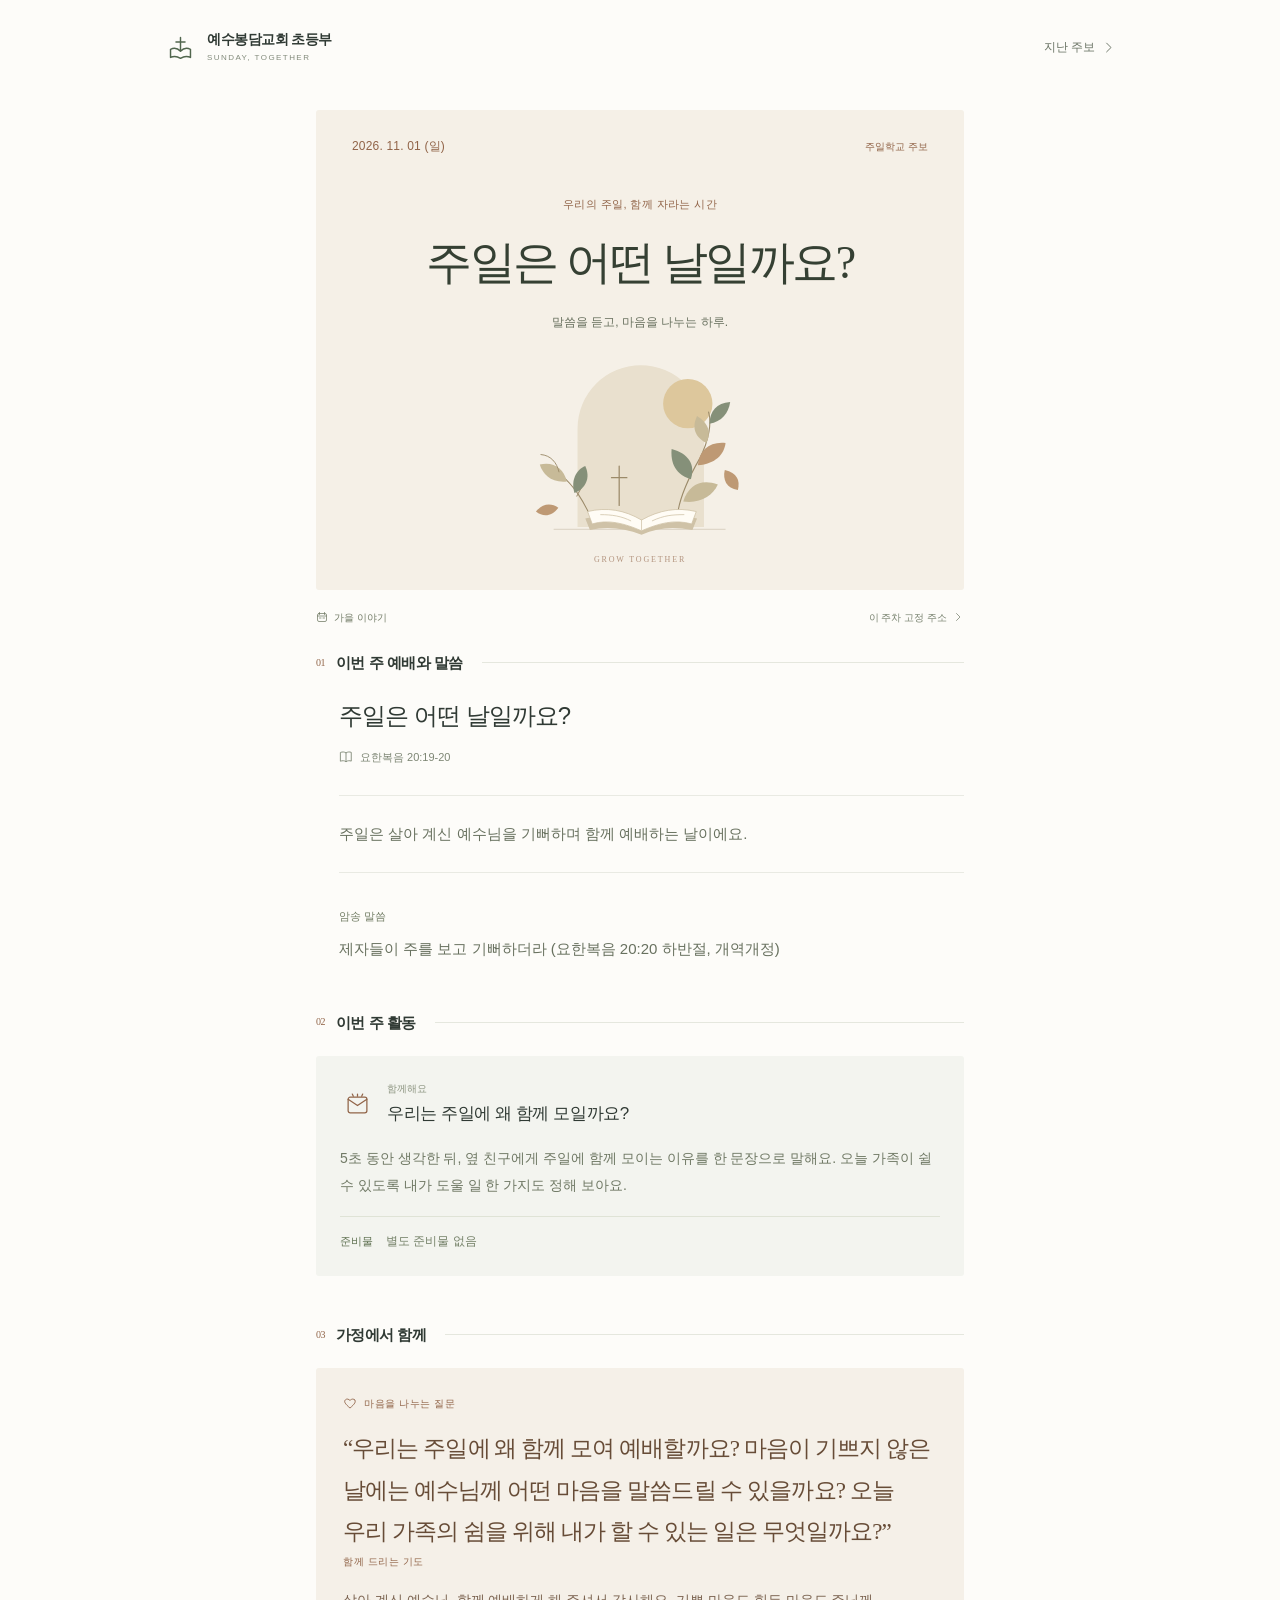
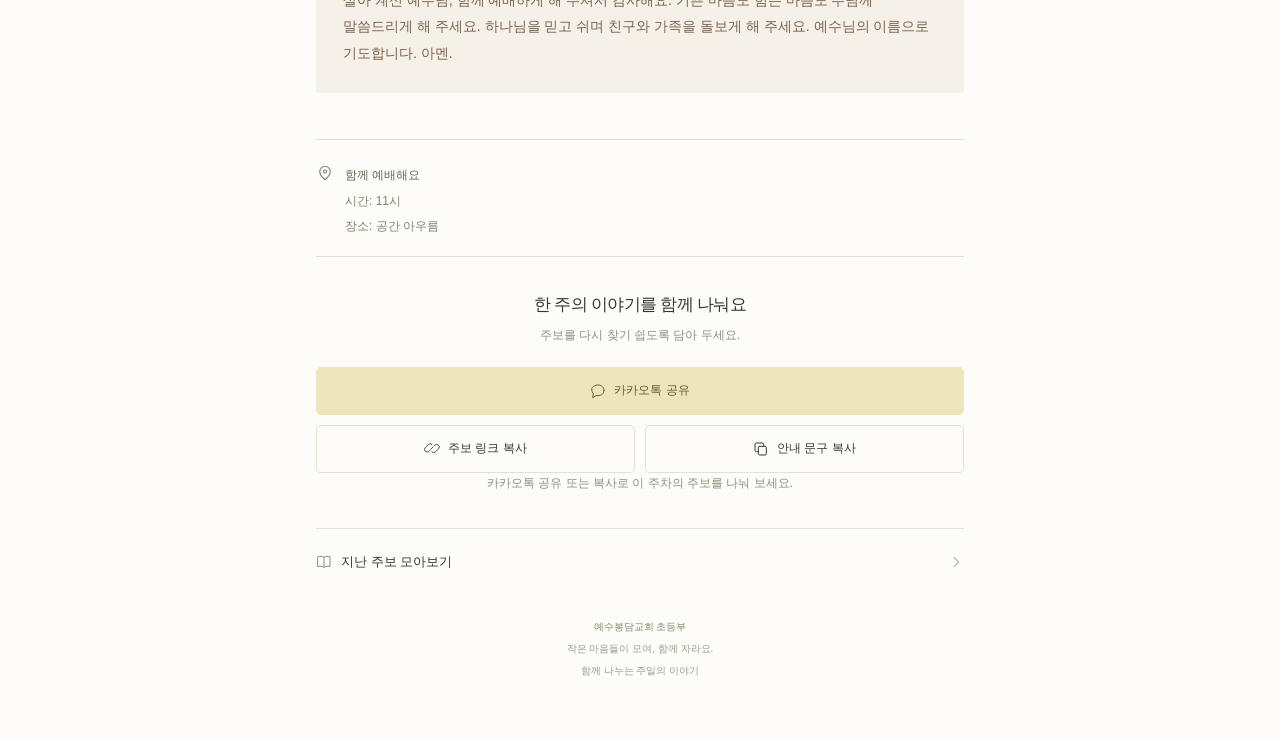
<file: index.html>
<!doctype html><html lang="ko" data-theme="autumn"><head><meta charset="utf-8"><meta name="viewport" content="width=device-width,initial-scale=1"><title>2026. 11. 01 (일) · 주일은 어떤 날일까요? | 예수봉담교회 초등부</title><meta name="description" content="주일은 어떤 날일까요?"><link rel="canonical" href="https://reformedj.github.io/sunday-school-bulletin/bulletins/2026-11-01/"><meta property="og:type" content="website"><meta property="og:title" content="2026. 11. 01 (일) · 주일은 어떤 날일까요? | 예수봉담교회 초등부"><meta property="og:description" content="주일은 어떤 날일까요?"><meta property="og:url" content="https://reformedj.github.io/sunday-school-bulletin/bulletins/2026-11-01/"><meta property="og:image" content="https://reformedj.github.io/sunday-school-bulletin/assets/f7960521e3a02d18d21c8d89af92674fe754dc39f1ef092946cbcbc6aa0cab12/cover-autumn.png"><meta property="og:image:width" content="1200"><meta property="og:image:height" content="650"><meta name="bulletin-release" content="4a9f505f-0602-49a4-94fd-d49490351864"><link rel="stylesheet" href="https://reformedj.github.io/sunday-school-bulletin/assets/f7960521e3a02d18d21c8d89af92674fe754dc39f1ef092946cbcbc6aa0cab12/styles.css"><meta name="bulletin-date" content="2026-11-01"><meta name="bulletin-version" content="1"></head><body><a class="skip-link" href="#main">본문으로 바로가기</a>

<header class="site-header">
  <a class="brand" href="https://reformedj.github.io/sunday-school-bulletin/" aria-label="예수봉담교회 초등부 공개 주보">
    <span class="brand-mark"><svg viewBox="0 0 32 32" fill="none" aria-hidden="true"><path d="M16 5v13M11 10h10M5 18c4-2 8-1 11 2 3-3 7-4 11-2v9c-4-2-8-1-11 1-3-2-7-3-11-1Z" stroke="currentColor" stroke-width="1.6" stroke-linecap="round" stroke-linejoin="round"/></svg></span>
    <span><strong>예수봉담교회 초등부</strong><small>SUNDAY, TOGETHER</small></span>
  </a>
  <a class="header-link" href="https://reformedj.github.io/sunday-school-bulletin/archive/">지난 주보 <svg class="icon" viewBox="0 0 24 24" aria-hidden="true"><path d="m9 5 7 7-7 7"/></svg></a>
  
</header>
<main class="shell" id="main">
  
  <article aria-label="2026. 11. 01 (일) 주일학교 주보">
    <section class="hero" aria-labelledby="bulletin-title">
      <div class="hero-meta"><time class="date-badge" datetime="2026-11-01">2026. 11. 01 (일)</time><span>주일학교 주보</span></div>
      <div class="hero-copy"><p class="hero-kicker">우리의 주일, 함께 자라는 시간</p><h1 id="bulletin-title">주일은 어떤 날일까요?</h1><p class="hero-sub">말씀을 듣고, 마음을 나누는 하루.</p></div>
      <div class="hero-art"><svg class="cover-art" viewBox="0 0 480 260" fill="none" xmlns="http://www.w3.org/2000/svg" aria-hidden="true">
  <path d="M159 227V99a82 82 0 0 1 164 0v128" fill="var(--arch)"/>
  <circle cx="302" cy="67" r="32" fill="var(--sun)"/>
  <path d="M128 230H351" stroke="var(--branch)" stroke-width="1" opacity=".4"/>
  <path d="M288 224C287 201 298 172 317 139C330 114 333 91 329 78" stroke="var(--branch)" stroke-width="1.4" stroke-linecap="round"/>
  <path d="M306 165C282 158 280 139 281 126C303 132 312 146 306 165Z" fill="var(--leaf-3)"/>
  <path d="M315 147C338 145 349 133 351 118C330 116 317 127 315 147Z" fill="var(--leaf-1)"/>
  <path d="M326 118C309 109 308 96 314 83C329 92 333 105 326 118Z" fill="var(--leaf-2)"/>
  <path d="M330 93C346 91 355 79 357 65C339 66 331 77 330 93Z" fill="var(--leaf-3)"/>
  <path d="M296 194C318 197 334 187 341 172C319 164 303 173 296 194Z" fill="var(--leaf-2)"/>
  <path d="M178 218C166 192 155 174 137 159M158 187L167 170" stroke="var(--branch)" stroke-width="1.3" stroke-linecap="round"/>
  <path d="M145 168C125 170 114 159 110 146C128 142 141 151 145 168Z" fill="var(--leaf-2)"/>
  <path d="M155 183C150 167 157 153 169 148C176 163 170 177 155 183Z" fill="var(--leaf-3)"/>
  <path d="M135 156C132 143 124 134 111 133" stroke="var(--branch)" stroke-width="1.2"/>
  <path d="M169 216C192 211 217 212 242 224C266 212 291 211 314 216L308 231C282 226 263 228 242 237C219 228 196 226 175 231Z" fill="var(--book-edge)"/>
  <path d="M172 207C197 201 220 205 242 218C265 205 288 201 313 207L307 223C284 217 265 222 242 232C219 222 199 217 178 223Z" fill="#fffcf5" stroke="var(--book-edge)" stroke-width="1"/>
  <path d="M242 218V231M189 211C204 211 216 213 228 219M256 219C271 212 282 211 297 211" stroke="var(--book-edge)" stroke-width="1" stroke-linecap="round"/>
  <path d="M213 199V148M203 163H223" stroke="var(--branch)" stroke-width="1.6" stroke-linecap="round"/>
  <g class="art-autumn"><path d="M367 179C352 177 347 165 350 153C366 157 370 166 367 179Z" fill="var(--leaf-1)"/><path d="M105 207C114 196 125 196 134 202C126 213 115 215 105 207Z" fill="var(--leaf-1)"/></g>
  <g class="art-spring" fill="var(--leaf-1)"><circle cx="120" cy="117" r="5"/><circle cx="127" cy="124" r="5"/><circle cx="114" cy="124" r="5"/><circle cx="120" cy="131" r="5"/><circle cx="361" cy="189" r="5"/><circle cx="368" cy="196" r="5"/><circle cx="354" cy="196" r="5"/><circle cx="361" cy="203" r="5"/></g>
  <g class="art-summer" stroke="var(--branch)" stroke-width="1.4" stroke-linecap="round"><path d="M105 109q7-8 14 0q7-8 14 0M351 174q6-7 12 0q6-7 12 0"/></g>
  <g class="art-winter" stroke="var(--leaf-1)" stroke-width="1.4" stroke-linecap="round"><path d="M118 107v24M106 119h24M110 111l16 16M110 127l16-16M365 180v22M354 191h22M357 183l16 16M357 199l16-16"/></g>
</svg>
<span class="art-caption" aria-hidden="true">GROW TOGETHER</span></div>
    </section>
    <div class="issue-nav"><span><svg class="icon" viewBox="0 0 24 24" aria-hidden="true"><rect x="3" y="5" width="18" height="16" rx="3"/><path d="M7 3v4M17 3v4M3 10h18M7 14h3M14 14h3"/></svg><span data-season-label>가을 이야기</span></span><a href="https://reformedj.github.io/sunday-school-bulletin/bulletins/2026-11-01/" aria-label="2026-11-01 주차 고정 주소">이 주차 고정 주소 <svg class="icon" viewBox="0 0 24 24" aria-hidden="true"><path d="m9 5 7 7-7 7"/></svg></a></div>
    
    <section class="section" aria-labelledby="section-1">
      <h2 class="section-title" id="section-1"><span class="section-number" aria-hidden="true">01</span>이번 주 예배와 말씀</h2>
      <div class="card word-card"><h3 class="word-title">주일은 어떤 날일까요?</h3><span class="scripture"><svg class="icon" viewBox="0 0 24 24" aria-hidden="true"><path d="M12 5v15M3 4c3-1 6-1 9 1 3-2 6-2 9-1v15c-3-1-6-1-9 1-3-2-6-2-9-1Z"/></svg>요한복음 20:19-20</span><div class="divider"></div><p class="message">주일은 살아 계신 예수님을 기뻐하며 함께 예배하는 날이에요.</p>
        <div class="divider"></div><p class="field-label">암송 말씀</p><p class="message" data-optional="memory">제자들이 주를 보고 기뻐하더라 (요한복음 20:20 하반절, 개역개정)</p>
        
      </div>
    </section>
    
    <section class="section" aria-labelledby="section-2">
      <h2 class="section-title" id="section-2"><span class="section-number" aria-hidden="true">02</span>이번 주 활동</h2>
      <div class="card activity-card"><div class="activity-heading"><span class="activity-art"><svg class="icon" viewBox="0 0 24 24" aria-hidden="true"><rect x="3" y="5" width="18" height="15" rx="2"/><path d="m3 7 9 6 9-6M12 2v2M7 2l1 2M17 2l-1 2"/></svg></span><div><small>함께해요</small><h3>우리는 주일에 왜 함께 모일까요?</h3></div></div><p class="body-copy">5초 동안 생각한 뒤, 옆 친구에게 주일에 함께 모이는 이유를 한 문장으로 말해요. 오늘 가족이 쉴 수 있도록 내가 도울 일 한 가지도 정해 보아요.</p><div class="materials" data-optional="materials"><strong>준비물</strong><span>별도 준비물 없음</span></div></div>
    </section>
    
    
    
    <section class="section" aria-labelledby="section-3"><h2 class="section-title" id="section-3"><span class="section-number" aria-hidden="true">03</span>가정에서 함께</h2>
      <div class="card family-card"><p class="eyebrow"><svg class="icon" viewBox="0 0 24 24" aria-hidden="true"><path d="M20 5c-3-3-6-1-8 1-2-2-5-4-8-1-3 3 0 7 8 14 8-7 11-11 8-14Z"/></svg>마음을 나누는 질문</p><p class="family-question">“우리는 주일에 왜 함께 모여 예배할까요? 마음이 기쁘지 않은 날에는 예수님께 어떤 마음을 말씀드릴 수 있을까요? 오늘 우리 가족의 쉼을 위해 내가 할 수 있는 일은 무엇일까요?”</p><p class="eyebrow">함께 드리는 기도</p><p class="body-copy" data-optional="prayer">살아 계신 예수님, 함께 예배하게 해 주셔서 감사해요. 기쁜 마음도 힘든 마음도 주님께 말씀드리게 해 주세요. 하나님을 믿고 쉬며 친구와 가족을 돌보게 해 주세요. 예수님의 이름으로 기도합니다. 아멘.</p></div>
    </section>
    
    <aside class="info-card"><svg class="icon" viewBox="0 0 24 24" aria-hidden="true"><path d="M19 10c0 5-7 11-7 11S5 15 5 10a7 7 0 1 1 14 0Z"/><circle cx="12" cy="10" r="2"/></svg><div><strong>함께 예배해요</strong><p>시간: 11시</p><p>장소: 공간 아우름</p></div></aside>
  </article>
  <section class="share-section"  aria-labelledby="share-title">
    <h2 id="share-title">한 주의 이야기를 함께 나눠요</h2><p>주보를 다시 찾기 쉽도록 담아 두세요.</p>
    <button class="button kakao" id="kakao-preview" type="button" ><svg class="icon" viewBox="0 0 24 24" aria-hidden="true"><path d="M21 11c0 5-4 8-9 8H9l-5 3 1-6C-1 8 5 3 12 3c5 0 9 3 9 8Z"/></svg>카카오톡 공유 </button>
    <div class="button-row"><button class="button" id="copy-link" type="button" ><svg class="icon" viewBox="0 0 24 24" aria-hidden="true"><path d="m10 14 4-4M8 16l-1 1a4 4 0 0 1-6-6l5-5a4 4 0 0 1 6 0M16 8l1-1a4 4 0 0 1 6 6l-5 5a4 4 0 0 1-6 0" transform="translate(1 0) scale(.9)"/></svg>주보 링크 복사</button><button class="button" id="copy-message" type="button" ><svg class="icon" viewBox="0 0 24 24" aria-hidden="true"><rect x="8" y="8" width="12" height="13" rx="2"/><path d="M16 8V5a2 2 0 0 0-2-2H5a2 2 0 0 0-2 2v9a2 2 0 0 0 2 2h3"/></svg>안내 문구 복사</button></div>
    
    <p id="share-status" class="share-help" role="status">카카오톡 공유 또는 복사로 이 주차의 주보를 나눠 보세요.</p><noscript><p class="share-help">공유 버튼은 JavaScript가 필요합니다. <a href="https://reformedj.github.io/sunday-school-bulletin/bulletins/2026-11-01/">이 주차 주소</a>를 직접 복사할 수 있습니다.</p></noscript>
  </section>
  <a class="archive-link" href="https://reformedj.github.io/sunday-school-bulletin/archive/"><span><svg class="icon" viewBox="0 0 24 24" aria-hidden="true"><path d="M12 5v15M3 4c3-1 6-1 9 1 3-2 6-2 9-1v15c-3-1-6-1-9 1-3-2-6-2-9-1Z"/></svg>지난 주보 모아보기</span><svg class="icon" viewBox="0 0 24 24" aria-hidden="true"><path d="m9 5 7 7-7 7"/></svg></a>
  <footer class="page-footer"><p><strong>예수봉담교회 초등부</strong></p><p>작은 마음들이 모여, 함께 자라요.</p><p>함께 나누는 주일의 이야기</p></footer>
</main>

<div class="toast" id="toast" role="status" aria-live="polite"></div>
<dialog id="share-dialog" aria-labelledby="dialog-title" aria-describedby="dialog-description"><h2 id="dialog-title">주보 나누기 안내</h2><p id="dialog-description"></p><label id="manual-label" for="manual-copy" hidden>직접 복사할 내용</label><textarea id="manual-copy" readonly hidden></textarea><button class="button" type="button" id="close-dialog">확인</button></dialog>

<script id="bulletin-share-data" type="application/json">{"date":"2026-11-01","church":"예수봉담교회","department":"초등부","title":"주일은 어떤 날일까요?","scripture":"요한복음 20:19-20","notice":"","url":"https://reformedj.github.io/sunday-school-bulletin/bulletins/2026-11-01/","image":"https://reformedj.github.io/sunday-school-bulletin/assets/f7960521e3a02d18d21c8d89af92674fe754dc39f1ef092946cbcbc6aa0cab12/cover-autumn.png","kakaoKey":"cefd267b82170fd2a69790f8c1f6c02f","kakaoTemplateId":137891,"sdk":{"version":"2.8.3","src":"https://t1.kakaocdn.net/kakao_js_sdk/2.8.3/kakao.min.js","integrity":"sha384-oroumrnFVE0xtgqyDZJARgERibXg2C28380uaUZz2kHDS5CR7tu20eGiOU6GkTpy","checked_on":"2026-10-05","source":"https://developers.kakao.com/docs/ko/javascript/download"}}</script><script src="https://reformedj.github.io/sunday-school-bulletin/assets/f7960521e3a02d18d21c8d89af92674fe754dc39f1ef092946cbcbc6aa0cab12/share.js" defer></script></body></html>
</file>
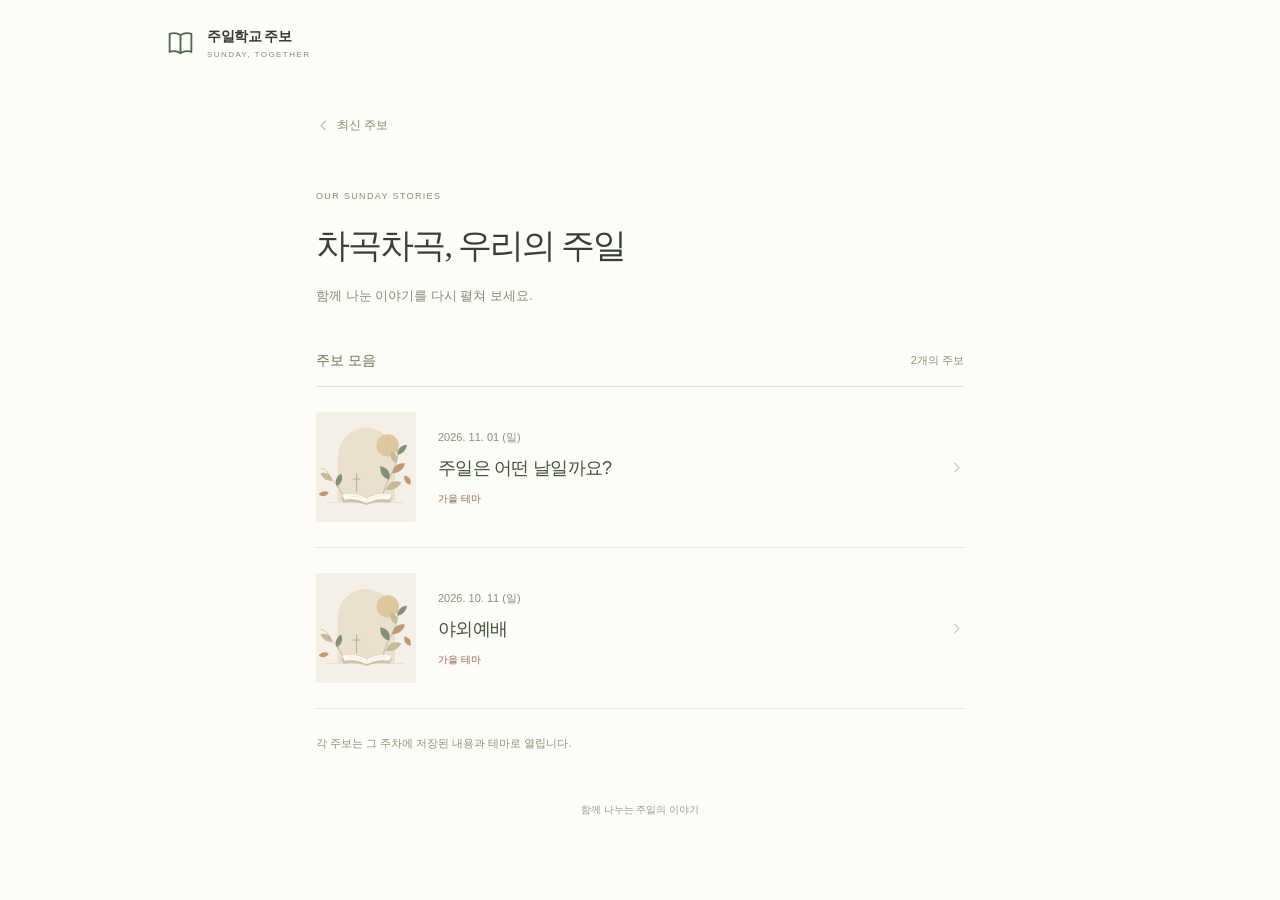
<file: archive/index.html>
<!doctype html><html lang="ko" data-theme="default"><head><meta charset="utf-8"><meta name="viewport" content="width=device-width,initial-scale=1"><title>지난 주보</title><meta name="description" content="공개된 주일학교 주보 모음"><link rel="canonical" href="https://reformedj.github.io/sunday-school-bulletin/archive/"><meta property="og:type" content="website"><meta property="og:title" content="지난 주보"><meta property="og:description" content="공개된 주일학교 주보 모음"><meta property="og:url" content="https://reformedj.github.io/sunday-school-bulletin/archive/"><meta name="bulletin-release" content="4a9f505f-0602-49a4-94fd-d49490351864"><link rel="stylesheet" href="https://reformedj.github.io/sunday-school-bulletin/assets/f7960521e3a02d18d21c8d89af92674fe754dc39f1ef092946cbcbc6aa0cab12/styles.css"></head><body><a class="skip-link" href="#main">본문으로 바로가기</a><header class="site-header"><a class="brand" href="https://reformedj.github.io/sunday-school-bulletin/"><span class="brand-mark"><svg class="icon" viewBox="0 0 24 24" fill="none" stroke="currentColor" stroke-width="1.5" stroke-linecap="round" stroke-linejoin="round" aria-hidden="true"><path d="M12 5v15M3 4c3-1 6-1 9 1 3-2 6-2 9-1v15c-3-1-6-1-9 1-3-2-6-2-9-1Z"/></svg></span><span><strong>주일학교 주보</strong><small>SUNDAY, TOGETHER</small></span></a></header><main class="shell" id="main"><a class="back-link" href="https://reformedj.github.io/sunday-school-bulletin/"><svg class="icon" viewBox="0 0 24 24" fill="none" stroke="currentColor" stroke-width="1.5" stroke-linecap="round" stroke-linejoin="round" aria-hidden="true"><path d="m15 5-7 7 7 7"/></svg>최신 주보</a><div class="archive-intro"><p class="eyebrow">OUR SUNDAY STORIES</p><h1>차곡차곡, 우리의 주일</h1><p>함께 나눈 이야기를 다시 펼쳐 보세요.</p></div><div class="archive-year"><strong>주보 모음</strong><span>2개의 주보</span></div><div class="archive-grid"><a class="archive-entry" data-theme="autumn" href="https://reformedj.github.io/sunday-school-bulletin/bulletins/2026-11-01/" aria-label="2026. 11. 01 (일) 주일은 어떤 날일까요?"><div class="archive-thumb"><svg class="cover-art" viewBox="0 0 480 260" fill="none" xmlns="http://www.w3.org/2000/svg" aria-hidden="true">
  <path d="M159 227V99a82 82 0 0 1 164 0v128" fill="var(--arch)"/>
  <circle cx="302" cy="67" r="32" fill="var(--sun)"/>
  <path d="M128 230H351" stroke="var(--branch)" stroke-width="1" opacity=".4"/>
  <path d="M288 224C287 201 298 172 317 139C330 114 333 91 329 78" stroke="var(--branch)" stroke-width="1.4" stroke-linecap="round"/>
  <path d="M306 165C282 158 280 139 281 126C303 132 312 146 306 165Z" fill="var(--leaf-3)"/>
  <path d="M315 147C338 145 349 133 351 118C330 116 317 127 315 147Z" fill="var(--leaf-1)"/>
  <path d="M326 118C309 109 308 96 314 83C329 92 333 105 326 118Z" fill="var(--leaf-2)"/>
  <path d="M330 93C346 91 355 79 357 65C339 66 331 77 330 93Z" fill="var(--leaf-3)"/>
  <path d="M296 194C318 197 334 187 341 172C319 164 303 173 296 194Z" fill="var(--leaf-2)"/>
  <path d="M178 218C166 192 155 174 137 159M158 187L167 170" stroke="var(--branch)" stroke-width="1.3" stroke-linecap="round"/>
  <path d="M145 168C125 170 114 159 110 146C128 142 141 151 145 168Z" fill="var(--leaf-2)"/>
  <path d="M155 183C150 167 157 153 169 148C176 163 170 177 155 183Z" fill="var(--leaf-3)"/>
  <path d="M135 156C132 143 124 134 111 133" stroke="var(--branch)" stroke-width="1.2"/>
  <path d="M169 216C192 211 217 212 242 224C266 212 291 211 314 216L308 231C282 226 263 228 242 237C219 228 196 226 175 231Z" fill="var(--book-edge)"/>
  <path d="M172 207C197 201 220 205 242 218C265 205 288 201 313 207L307 223C284 217 265 222 242 232C219 222 199 217 178 223Z" fill="#fffcf5" stroke="var(--book-edge)" stroke-width="1"/>
  <path d="M242 218V231M189 211C204 211 216 213 228 219M256 219C271 212 282 211 297 211" stroke="var(--book-edge)" stroke-width="1" stroke-linecap="round"/>
  <path d="M213 199V148M203 163H223" stroke="var(--branch)" stroke-width="1.6" stroke-linecap="round"/>
  <g class="art-autumn"><path d="M367 179C352 177 347 165 350 153C366 157 370 166 367 179Z" fill="var(--leaf-1)"/><path d="M105 207C114 196 125 196 134 202C126 213 115 215 105 207Z" fill="var(--leaf-1)"/></g>
  <g class="art-spring" fill="var(--leaf-1)"><circle cx="120" cy="117" r="5"/><circle cx="127" cy="124" r="5"/><circle cx="114" cy="124" r="5"/><circle cx="120" cy="131" r="5"/><circle cx="361" cy="189" r="5"/><circle cx="368" cy="196" r="5"/><circle cx="354" cy="196" r="5"/><circle cx="361" cy="203" r="5"/></g>
  <g class="art-summer" stroke="var(--branch)" stroke-width="1.4" stroke-linecap="round"><path d="M105 109q7-8 14 0q7-8 14 0M351 174q6-7 12 0q6-7 12 0"/></g>
  <g class="art-winter" stroke="var(--leaf-1)" stroke-width="1.4" stroke-linecap="round"><path d="M118 107v24M106 119h24M110 111l16 16M110 127l16-16M365 180v22M354 191h22M357 183l16 16M357 199l16-16"/></g>
</svg>
</div><div class="entry-copy"><div class="entry-date">2026. 11. 01 (일)</div><h2 class="entry-title">주일은 어떤 날일까요?</h2><div class="entry-tags"><span class="tag">가을 테마</span></div></div><svg class="icon" viewBox="0 0 24 24" fill="none" stroke="currentColor" stroke-width="1.5" stroke-linecap="round" stroke-linejoin="round" aria-hidden="true"><path d="m9 5 7 7-7 7"/></svg></a><a class="archive-entry" data-theme="autumn" href="https://reformedj.github.io/sunday-school-bulletin/bulletins/2026-10-11/" aria-label="2026. 10. 11 (일) 야외예배"><div class="archive-thumb"><svg class="cover-art" viewBox="0 0 480 260" fill="none" xmlns="http://www.w3.org/2000/svg" aria-hidden="true">
  <path d="M159 227V99a82 82 0 0 1 164 0v128" fill="var(--arch)"/>
  <circle cx="302" cy="67" r="32" fill="var(--sun)"/>
  <path d="M128 230H351" stroke="var(--branch)" stroke-width="1" opacity=".4"/>
  <path d="M288 224C287 201 298 172 317 139C330 114 333 91 329 78" stroke="var(--branch)" stroke-width="1.4" stroke-linecap="round"/>
  <path d="M306 165C282 158 280 139 281 126C303 132 312 146 306 165Z" fill="var(--leaf-3)"/>
  <path d="M315 147C338 145 349 133 351 118C330 116 317 127 315 147Z" fill="var(--leaf-1)"/>
  <path d="M326 118C309 109 308 96 314 83C329 92 333 105 326 118Z" fill="var(--leaf-2)"/>
  <path d="M330 93C346 91 355 79 357 65C339 66 331 77 330 93Z" fill="var(--leaf-3)"/>
  <path d="M296 194C318 197 334 187 341 172C319 164 303 173 296 194Z" fill="var(--leaf-2)"/>
  <path d="M178 218C166 192 155 174 137 159M158 187L167 170" stroke="var(--branch)" stroke-width="1.3" stroke-linecap="round"/>
  <path d="M145 168C125 170 114 159 110 146C128 142 141 151 145 168Z" fill="var(--leaf-2)"/>
  <path d="M155 183C150 167 157 153 169 148C176 163 170 177 155 183Z" fill="var(--leaf-3)"/>
  <path d="M135 156C132 143 124 134 111 133" stroke="var(--branch)" stroke-width="1.2"/>
  <path d="M169 216C192 211 217 212 242 224C266 212 291 211 314 216L308 231C282 226 263 228 242 237C219 228 196 226 175 231Z" fill="var(--book-edge)"/>
  <path d="M172 207C197 201 220 205 242 218C265 205 288 201 313 207L307 223C284 217 265 222 242 232C219 222 199 217 178 223Z" fill="#fffcf5" stroke="var(--book-edge)" stroke-width="1"/>
  <path d="M242 218V231M189 211C204 211 216 213 228 219M256 219C271 212 282 211 297 211" stroke="var(--book-edge)" stroke-width="1" stroke-linecap="round"/>
  <path d="M213 199V148M203 163H223" stroke="var(--branch)" stroke-width="1.6" stroke-linecap="round"/>
  <g class="art-autumn"><path d="M367 179C352 177 347 165 350 153C366 157 370 166 367 179Z" fill="var(--leaf-1)"/><path d="M105 207C114 196 125 196 134 202C126 213 115 215 105 207Z" fill="var(--leaf-1)"/></g>
  <g class="art-spring" fill="var(--leaf-1)"><circle cx="120" cy="117" r="5"/><circle cx="127" cy="124" r="5"/><circle cx="114" cy="124" r="5"/><circle cx="120" cy="131" r="5"/><circle cx="361" cy="189" r="5"/><circle cx="368" cy="196" r="5"/><circle cx="354" cy="196" r="5"/><circle cx="361" cy="203" r="5"/></g>
  <g class="art-summer" stroke="var(--branch)" stroke-width="1.4" stroke-linecap="round"><path d="M105 109q7-8 14 0q7-8 14 0M351 174q6-7 12 0q6-7 12 0"/></g>
  <g class="art-winter" stroke="var(--leaf-1)" stroke-width="1.4" stroke-linecap="round"><path d="M118 107v24M106 119h24M110 111l16 16M110 127l16-16M365 180v22M354 191h22M357 183l16 16M357 199l16-16"/></g>
</svg>
</div><div class="entry-copy"><div class="entry-date">2026. 10. 11 (일)</div><h2 class="entry-title">야외예배</h2><div class="entry-tags"><span class="tag">가을 테마</span></div></div><svg class="icon" viewBox="0 0 24 24" fill="none" stroke="currentColor" stroke-width="1.5" stroke-linecap="round" stroke-linejoin="round" aria-hidden="true"><path d="m9 5 7 7-7 7"/></svg></a></div><p class="archive-notice">각 주보는 그 주차에 저장된 내용과 테마로 열립니다.</p><footer class="page-footer"><p>함께 나누는 주일의 이야기</p></footer></main></body></html>
</file>
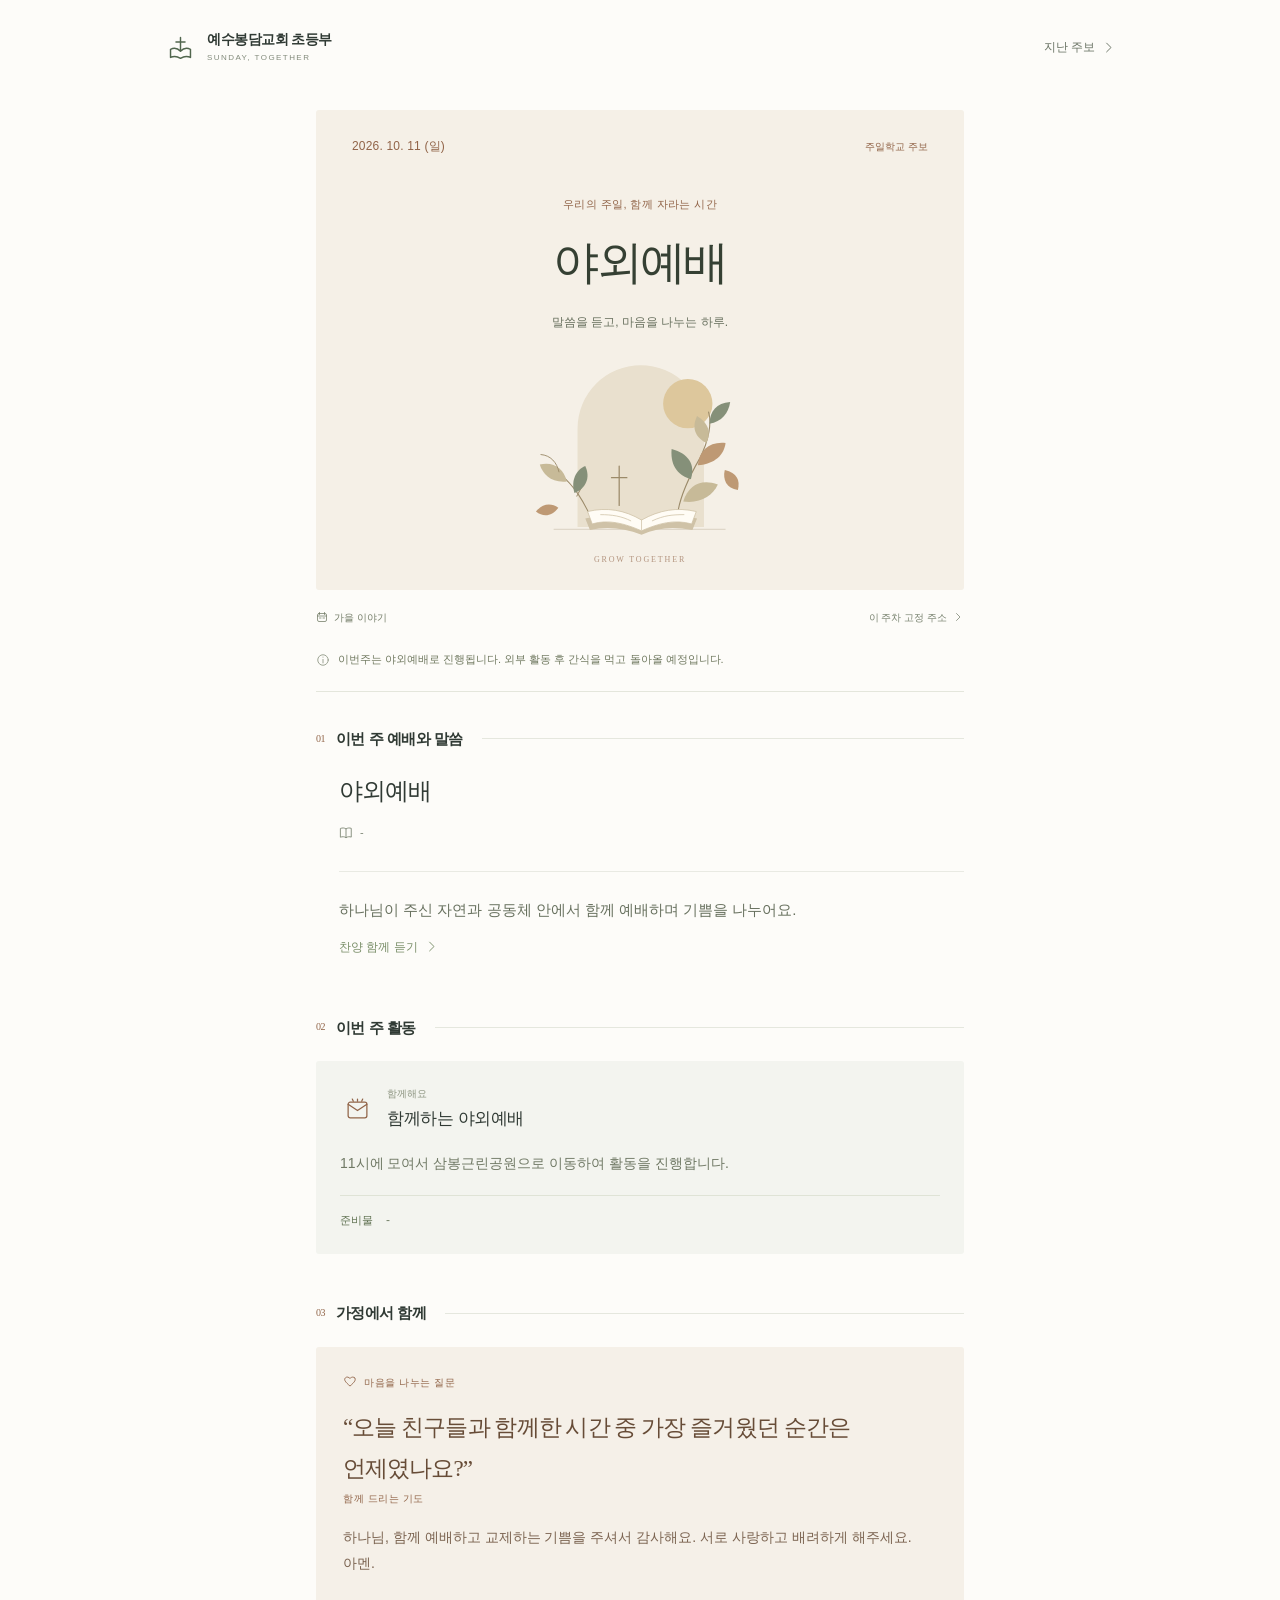
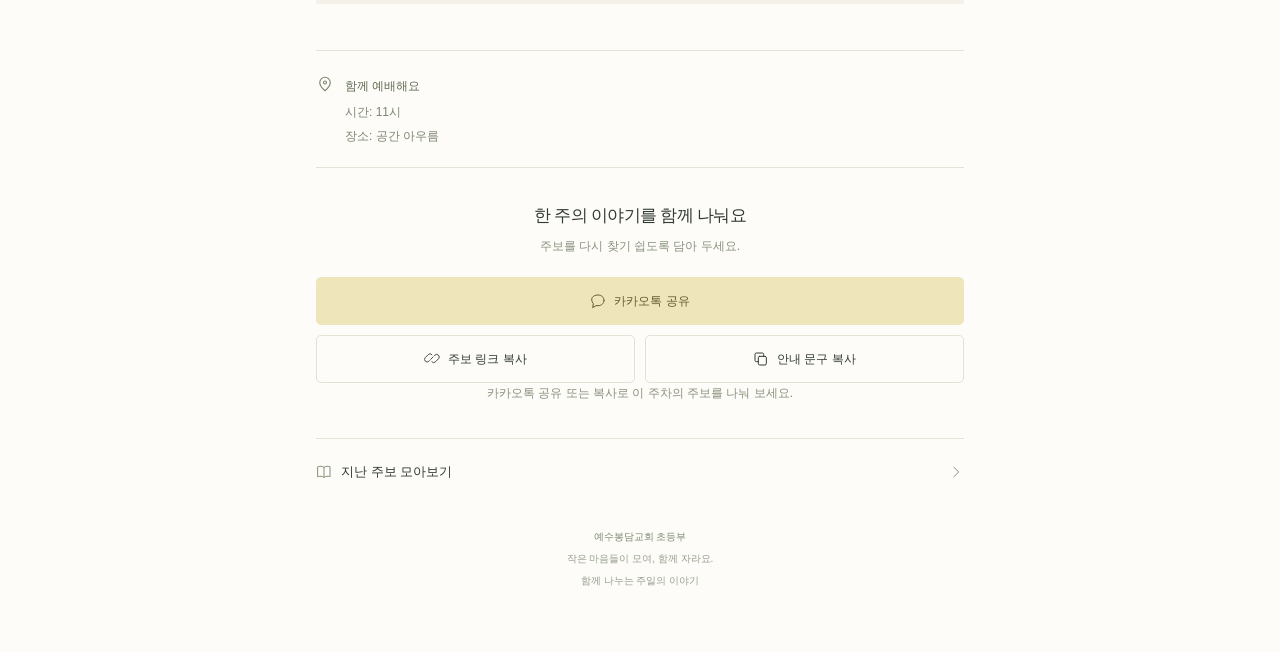
<file: bulletins/2026-10-11/index.html>
<!doctype html><html lang="ko" data-theme="autumn"><head><meta charset="utf-8"><meta name="viewport" content="width=device-width,initial-scale=1"><title>2026. 10. 11 (일) · 야외예배 | 예수봉담교회 초등부</title><meta name="description" content="야외예배"><link rel="canonical" href="https://reformedj.github.io/sunday-school-bulletin/bulletins/2026-10-11/"><meta property="og:type" content="website"><meta property="og:title" content="2026. 10. 11 (일) · 야외예배 | 예수봉담교회 초등부"><meta property="og:description" content="야외예배"><meta property="og:url" content="https://reformedj.github.io/sunday-school-bulletin/bulletins/2026-10-11/"><meta property="og:image" content="https://reformedj.github.io/sunday-school-bulletin/assets/f7960521e3a02d18d21c8d89af92674fe754dc39f1ef092946cbcbc6aa0cab12/cover-autumn.png"><meta property="og:image:width" content="1200"><meta property="og:image:height" content="650"><meta name="bulletin-release" content="e71a9d05-91bf-4801-ae1d-8543efc0e7cb"><link rel="stylesheet" href="https://reformedj.github.io/sunday-school-bulletin/assets/f7960521e3a02d18d21c8d89af92674fe754dc39f1ef092946cbcbc6aa0cab12/styles.css"><meta name="bulletin-date" content="2026-10-11"><meta name="bulletin-version" content="1"></head><body><a class="skip-link" href="#main">본문으로 바로가기</a>

<header class="site-header">
  <a class="brand" href="https://reformedj.github.io/sunday-school-bulletin/" aria-label="예수봉담교회 초등부 공개 주보">
    <span class="brand-mark"><svg viewBox="0 0 32 32" fill="none" aria-hidden="true"><path d="M16 5v13M11 10h10M5 18c4-2 8-1 11 2 3-3 7-4 11-2v9c-4-2-8-1-11 1-3-2-7-3-11-1Z" stroke="currentColor" stroke-width="1.6" stroke-linecap="round" stroke-linejoin="round"/></svg></span>
    <span><strong>예수봉담교회 초등부</strong><small>SUNDAY, TOGETHER</small></span>
  </a>
  <a class="header-link" href="https://reformedj.github.io/sunday-school-bulletin/archive/">지난 주보 <svg class="icon" viewBox="0 0 24 24" aria-hidden="true"><path d="m9 5 7 7-7 7"/></svg></a>
  
</header>
<main class="shell" id="main">
  
  <article aria-label="2026. 10. 11 (일) 주일학교 주보">
    <section class="hero" aria-labelledby="bulletin-title">
      <div class="hero-meta"><time class="date-badge" datetime="2026-10-11">2026. 10. 11 (일)</time><span>주일학교 주보</span></div>
      <div class="hero-copy"><p class="hero-kicker">우리의 주일, 함께 자라는 시간</p><h1 id="bulletin-title">야외예배</h1><p class="hero-sub">말씀을 듣고, 마음을 나누는 하루.</p></div>
      <div class="hero-art"><svg class="cover-art" viewBox="0 0 480 260" fill="none" xmlns="http://www.w3.org/2000/svg" aria-hidden="true">
  <path d="M159 227V99a82 82 0 0 1 164 0v128" fill="var(--arch)"/>
  <circle cx="302" cy="67" r="32" fill="var(--sun)"/>
  <path d="M128 230H351" stroke="var(--branch)" stroke-width="1" opacity=".4"/>
  <path d="M288 224C287 201 298 172 317 139C330 114 333 91 329 78" stroke="var(--branch)" stroke-width="1.4" stroke-linecap="round"/>
  <path d="M306 165C282 158 280 139 281 126C303 132 312 146 306 165Z" fill="var(--leaf-3)"/>
  <path d="M315 147C338 145 349 133 351 118C330 116 317 127 315 147Z" fill="var(--leaf-1)"/>
  <path d="M326 118C309 109 308 96 314 83C329 92 333 105 326 118Z" fill="var(--leaf-2)"/>
  <path d="M330 93C346 91 355 79 357 65C339 66 331 77 330 93Z" fill="var(--leaf-3)"/>
  <path d="M296 194C318 197 334 187 341 172C319 164 303 173 296 194Z" fill="var(--leaf-2)"/>
  <path d="M178 218C166 192 155 174 137 159M158 187L167 170" stroke="var(--branch)" stroke-width="1.3" stroke-linecap="round"/>
  <path d="M145 168C125 170 114 159 110 146C128 142 141 151 145 168Z" fill="var(--leaf-2)"/>
  <path d="M155 183C150 167 157 153 169 148C176 163 170 177 155 183Z" fill="var(--leaf-3)"/>
  <path d="M135 156C132 143 124 134 111 133" stroke="var(--branch)" stroke-width="1.2"/>
  <path d="M169 216C192 211 217 212 242 224C266 212 291 211 314 216L308 231C282 226 263 228 242 237C219 228 196 226 175 231Z" fill="var(--book-edge)"/>
  <path d="M172 207C197 201 220 205 242 218C265 205 288 201 313 207L307 223C284 217 265 222 242 232C219 222 199 217 178 223Z" fill="#fffcf5" stroke="var(--book-edge)" stroke-width="1"/>
  <path d="M242 218V231M189 211C204 211 216 213 228 219M256 219C271 212 282 211 297 211" stroke="var(--book-edge)" stroke-width="1" stroke-linecap="round"/>
  <path d="M213 199V148M203 163H223" stroke="var(--branch)" stroke-width="1.6" stroke-linecap="round"/>
  <g class="art-autumn"><path d="M367 179C352 177 347 165 350 153C366 157 370 166 367 179Z" fill="var(--leaf-1)"/><path d="M105 207C114 196 125 196 134 202C126 213 115 215 105 207Z" fill="var(--leaf-1)"/></g>
  <g class="art-spring" fill="var(--leaf-1)"><circle cx="120" cy="117" r="5"/><circle cx="127" cy="124" r="5"/><circle cx="114" cy="124" r="5"/><circle cx="120" cy="131" r="5"/><circle cx="361" cy="189" r="5"/><circle cx="368" cy="196" r="5"/><circle cx="354" cy="196" r="5"/><circle cx="361" cy="203" r="5"/></g>
  <g class="art-summer" stroke="var(--branch)" stroke-width="1.4" stroke-linecap="round"><path d="M105 109q7-8 14 0q7-8 14 0M351 174q6-7 12 0q6-7 12 0"/></g>
  <g class="art-winter" stroke="var(--leaf-1)" stroke-width="1.4" stroke-linecap="round"><path d="M118 107v24M106 119h24M110 111l16 16M110 127l16-16M365 180v22M354 191h22M357 183l16 16M357 199l16-16"/></g>
</svg>
<span class="art-caption" aria-hidden="true">GROW TOGETHER</span></div>
    </section>
    <div class="issue-nav"><span><svg class="icon" viewBox="0 0 24 24" aria-hidden="true"><rect x="3" y="5" width="18" height="16" rx="3"/><path d="M7 3v4M17 3v4M3 10h18M7 14h3M14 14h3"/></svg><span data-season-label>가을 이야기</span></span><a href="https://reformedj.github.io/sunday-school-bulletin/bulletins/2026-10-11/" aria-label="2026-10-11 주차 고정 주소">이 주차 고정 주소 <svg class="icon" viewBox="0 0 24 24" aria-hidden="true"><path d="m9 5 7 7-7 7"/></svg></a></div>
    <aside class="sample-banner"><svg class="icon" viewBox="0 0 24 24" aria-hidden="true"><circle cx="12" cy="12" r="9"/><path d="M12 11v6M12 7v.1"/></svg><span>이번주는 야외예배로 진행됩니다. 외부 활동 후 간식을 먹고 돌아올 예정입니다.</span></aside>
    <section class="section" aria-labelledby="section-1">
      <h2 class="section-title" id="section-1"><span class="section-number" aria-hidden="true">01</span>이번 주 예배와 말씀</h2>
      <div class="card word-card"><h3 class="word-title">야외예배</h3><span class="scripture"><svg class="icon" viewBox="0 0 24 24" aria-hidden="true"><path d="M12 5v15M3 4c3-1 6-1 9 1 3-2 6-2 9-1v15c-3-1-6-1-9 1-3-2-6-2-9-1Z"/></svg>-</span><div class="divider"></div><p class="message">하나님이 주신 자연과 공동체 안에서 함께 예배하며 기쁨을 나누어요.</p>
        
        <a class="back-link" data-optional="praise" href="https://www.youtube.com/watch?v=5sjc0UtkBMY" target="_blank" rel="noopener noreferrer">찬양 함께 듣기 <svg class="icon" viewBox="0 0 24 24" aria-hidden="true"><path d="m9 5 7 7-7 7"/></svg></a>
      </div>
    </section>
    
    <section class="section" aria-labelledby="section-2">
      <h2 class="section-title" id="section-2"><span class="section-number" aria-hidden="true">02</span>이번 주 활동</h2>
      <div class="card activity-card"><div class="activity-heading"><span class="activity-art"><svg class="icon" viewBox="0 0 24 24" aria-hidden="true"><rect x="3" y="5" width="18" height="15" rx="2"/><path d="m3 7 9 6 9-6M12 2v2M7 2l1 2M17 2l-1 2"/></svg></span><div><small>함께해요</small><h3>함께하는 야외예배</h3></div></div><p class="body-copy">11시에 모여서 삼봉근린공원으로 이동하여 활동을 진행합니다.</p><div class="materials" data-optional="materials"><strong>준비물</strong><span>-</span></div></div>
    </section>
    
    
    
    <section class="section" aria-labelledby="section-3"><h2 class="section-title" id="section-3"><span class="section-number" aria-hidden="true">03</span>가정에서 함께</h2>
      <div class="card family-card"><p class="eyebrow"><svg class="icon" viewBox="0 0 24 24" aria-hidden="true"><path d="M20 5c-3-3-6-1-8 1-2-2-5-4-8-1-3 3 0 7 8 14 8-7 11-11 8-14Z"/></svg>마음을 나누는 질문</p><p class="family-question">“오늘 친구들과 함께한 시간 중 가장 즐거웠던 순간은 언제였나요?”</p><p class="eyebrow">함께 드리는 기도</p><p class="body-copy" data-optional="prayer">하나님, 함께 예배하고 교제하는 기쁨을 주셔서 감사해요. 서로 사랑하고 배려하게 해주세요. 아멘.</p></div>
    </section>
    
    <aside class="info-card"><svg class="icon" viewBox="0 0 24 24" aria-hidden="true"><path d="M19 10c0 5-7 11-7 11S5 15 5 10a7 7 0 1 1 14 0Z"/><circle cx="12" cy="10" r="2"/></svg><div><strong>함께 예배해요</strong><p>시간: 11시</p><p>장소: 공간 아우름</p></div></aside>
  </article>
  <section class="share-section"  aria-labelledby="share-title">
    <h2 id="share-title">한 주의 이야기를 함께 나눠요</h2><p>주보를 다시 찾기 쉽도록 담아 두세요.</p>
    <button class="button kakao" id="kakao-preview" type="button" ><svg class="icon" viewBox="0 0 24 24" aria-hidden="true"><path d="M21 11c0 5-4 8-9 8H9l-5 3 1-6C-1 8 5 3 12 3c5 0 9 3 9 8Z"/></svg>카카오톡 공유 </button>
    <div class="button-row"><button class="button" id="copy-link" type="button" ><svg class="icon" viewBox="0 0 24 24" aria-hidden="true"><path d="m10 14 4-4M8 16l-1 1a4 4 0 0 1-6-6l5-5a4 4 0 0 1 6 0M16 8l1-1a4 4 0 0 1 6 6l-5 5a4 4 0 0 1-6 0" transform="translate(1 0) scale(.9)"/></svg>주보 링크 복사</button><button class="button" id="copy-message" type="button" ><svg class="icon" viewBox="0 0 24 24" aria-hidden="true"><rect x="8" y="8" width="12" height="13" rx="2"/><path d="M16 8V5a2 2 0 0 0-2-2H5a2 2 0 0 0-2 2v9a2 2 0 0 0 2 2h3"/></svg>안내 문구 복사</button></div>
    
    <p id="share-status" class="share-help" role="status">카카오톡 공유 또는 복사로 이 주차의 주보를 나눠 보세요.</p><noscript><p class="share-help">공유 버튼은 JavaScript가 필요합니다. <a href="https://reformedj.github.io/sunday-school-bulletin/bulletins/2026-10-11/">이 주차 주소</a>를 직접 복사할 수 있습니다.</p></noscript>
  </section>
  <a class="archive-link" href="https://reformedj.github.io/sunday-school-bulletin/archive/"><span><svg class="icon" viewBox="0 0 24 24" aria-hidden="true"><path d="M12 5v15M3 4c3-1 6-1 9 1 3-2 6-2 9-1v15c-3-1-6-1-9 1-3-2-6-2-9-1Z"/></svg>지난 주보 모아보기</span><svg class="icon" viewBox="0 0 24 24" aria-hidden="true"><path d="m9 5 7 7-7 7"/></svg></a>
  <footer class="page-footer"><p><strong>예수봉담교회 초등부</strong></p><p>작은 마음들이 모여, 함께 자라요.</p><p>함께 나누는 주일의 이야기</p></footer>
</main>

<div class="toast" id="toast" role="status" aria-live="polite"></div>
<dialog id="share-dialog" aria-labelledby="dialog-title" aria-describedby="dialog-description"><h2 id="dialog-title">주보 나누기 안내</h2><p id="dialog-description"></p><label id="manual-label" for="manual-copy" hidden>직접 복사할 내용</label><textarea id="manual-copy" readonly hidden></textarea><button class="button" type="button" id="close-dialog">확인</button></dialog>

<script id="bulletin-share-data" type="application/json">{"date":"2026-10-11","church":"예수봉담교회","department":"초등부","title":"야외예배","scripture":"-","notice":"이번주는 야외예배로 진행됩니다. 외부 활동 후 간식을 먹고 돌아올 예정입니다.","url":"https://reformedj.github.io/sunday-school-bulletin/bulletins/2026-10-11/","image":"https://reformedj.github.io/sunday-school-bulletin/assets/f7960521e3a02d18d21c8d89af92674fe754dc39f1ef092946cbcbc6aa0cab12/cover-autumn.png","kakaoKey":"cefd267b82170fd2a69790f8c1f6c02f","kakaoTemplateId":137891,"sdk":{"version":"2.8.3","src":"https://t1.kakaocdn.net/kakao_js_sdk/2.8.3/kakao.min.js","integrity":"sha384-oroumrnFVE0xtgqyDZJARgERibXg2C28380uaUZz2kHDS5CR7tu20eGiOU6GkTpy","checked_on":"2026-10-05","source":"https://developers.kakao.com/docs/ko/javascript/download"}}</script><script src="https://reformedj.github.io/sunday-school-bulletin/assets/f7960521e3a02d18d21c8d89af92674fe754dc39f1ef092946cbcbc6aa0cab12/share.js" defer></script></body></html>
</file>
